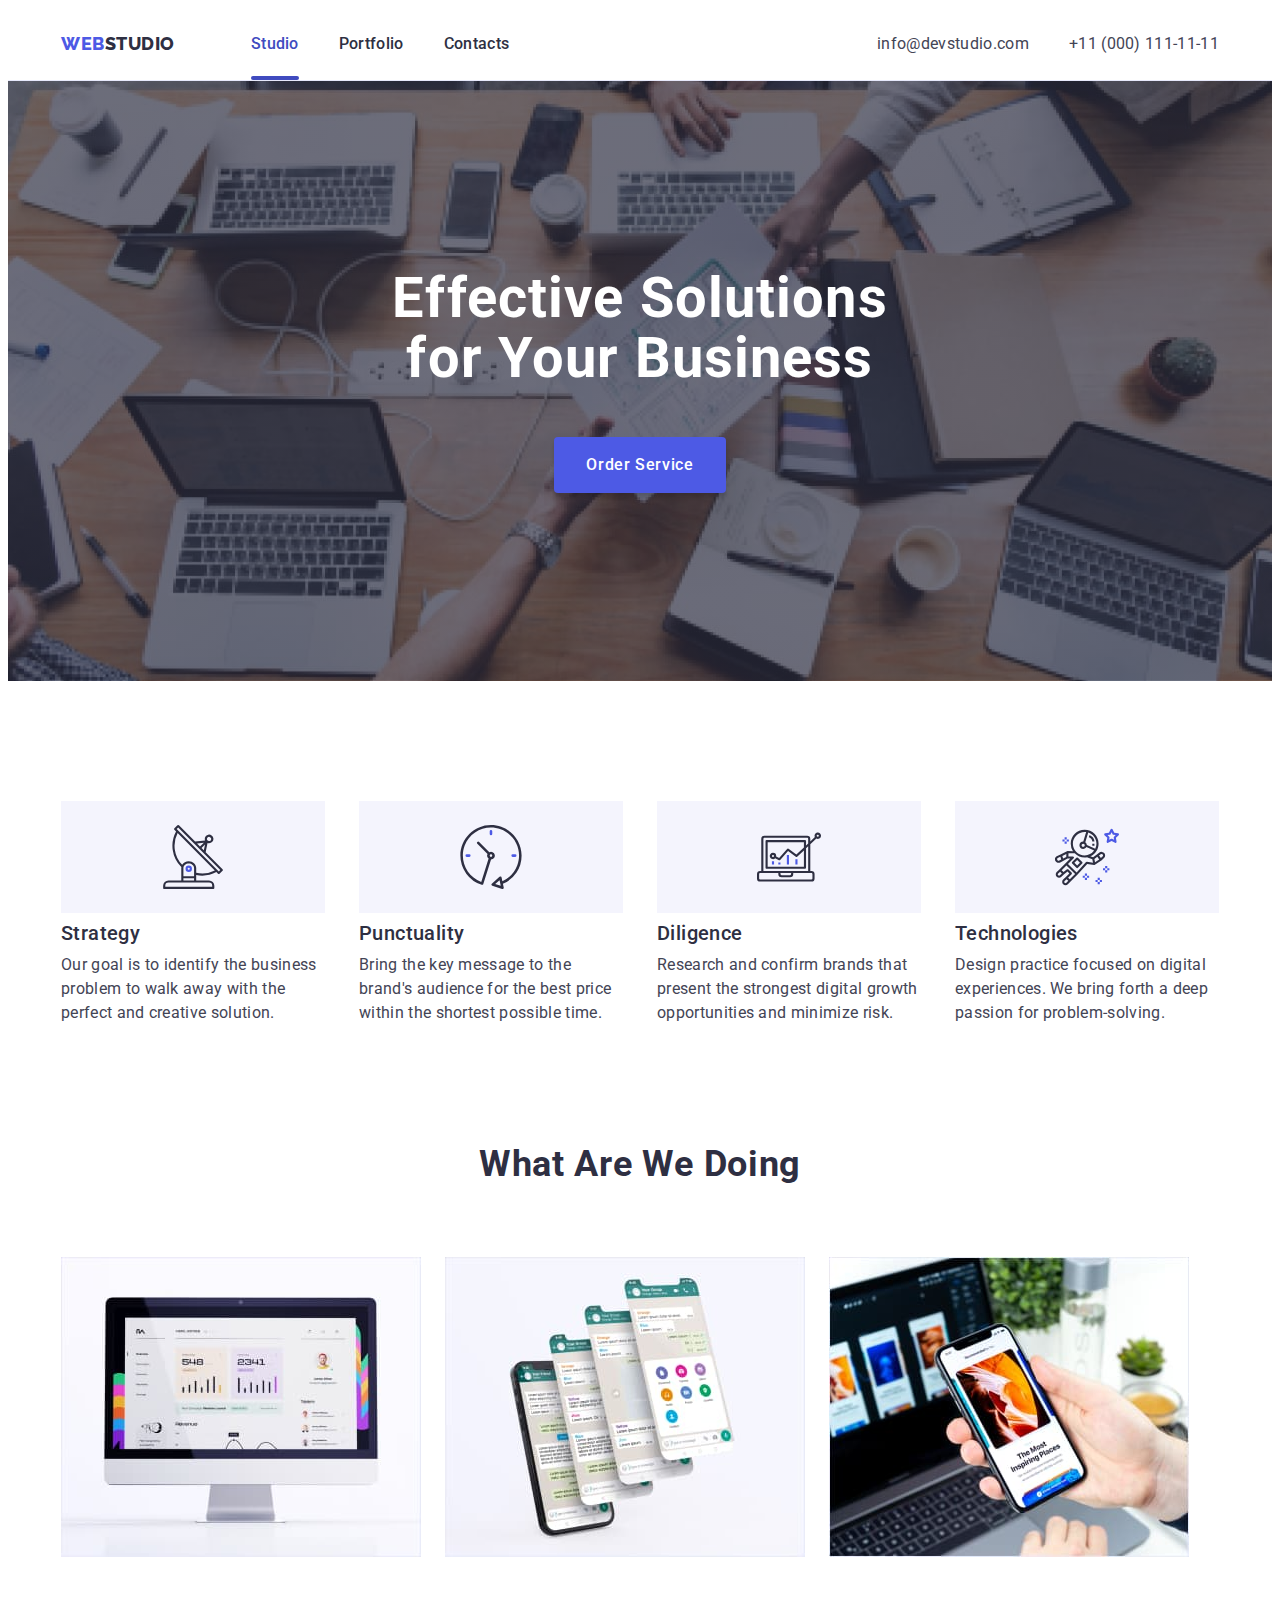
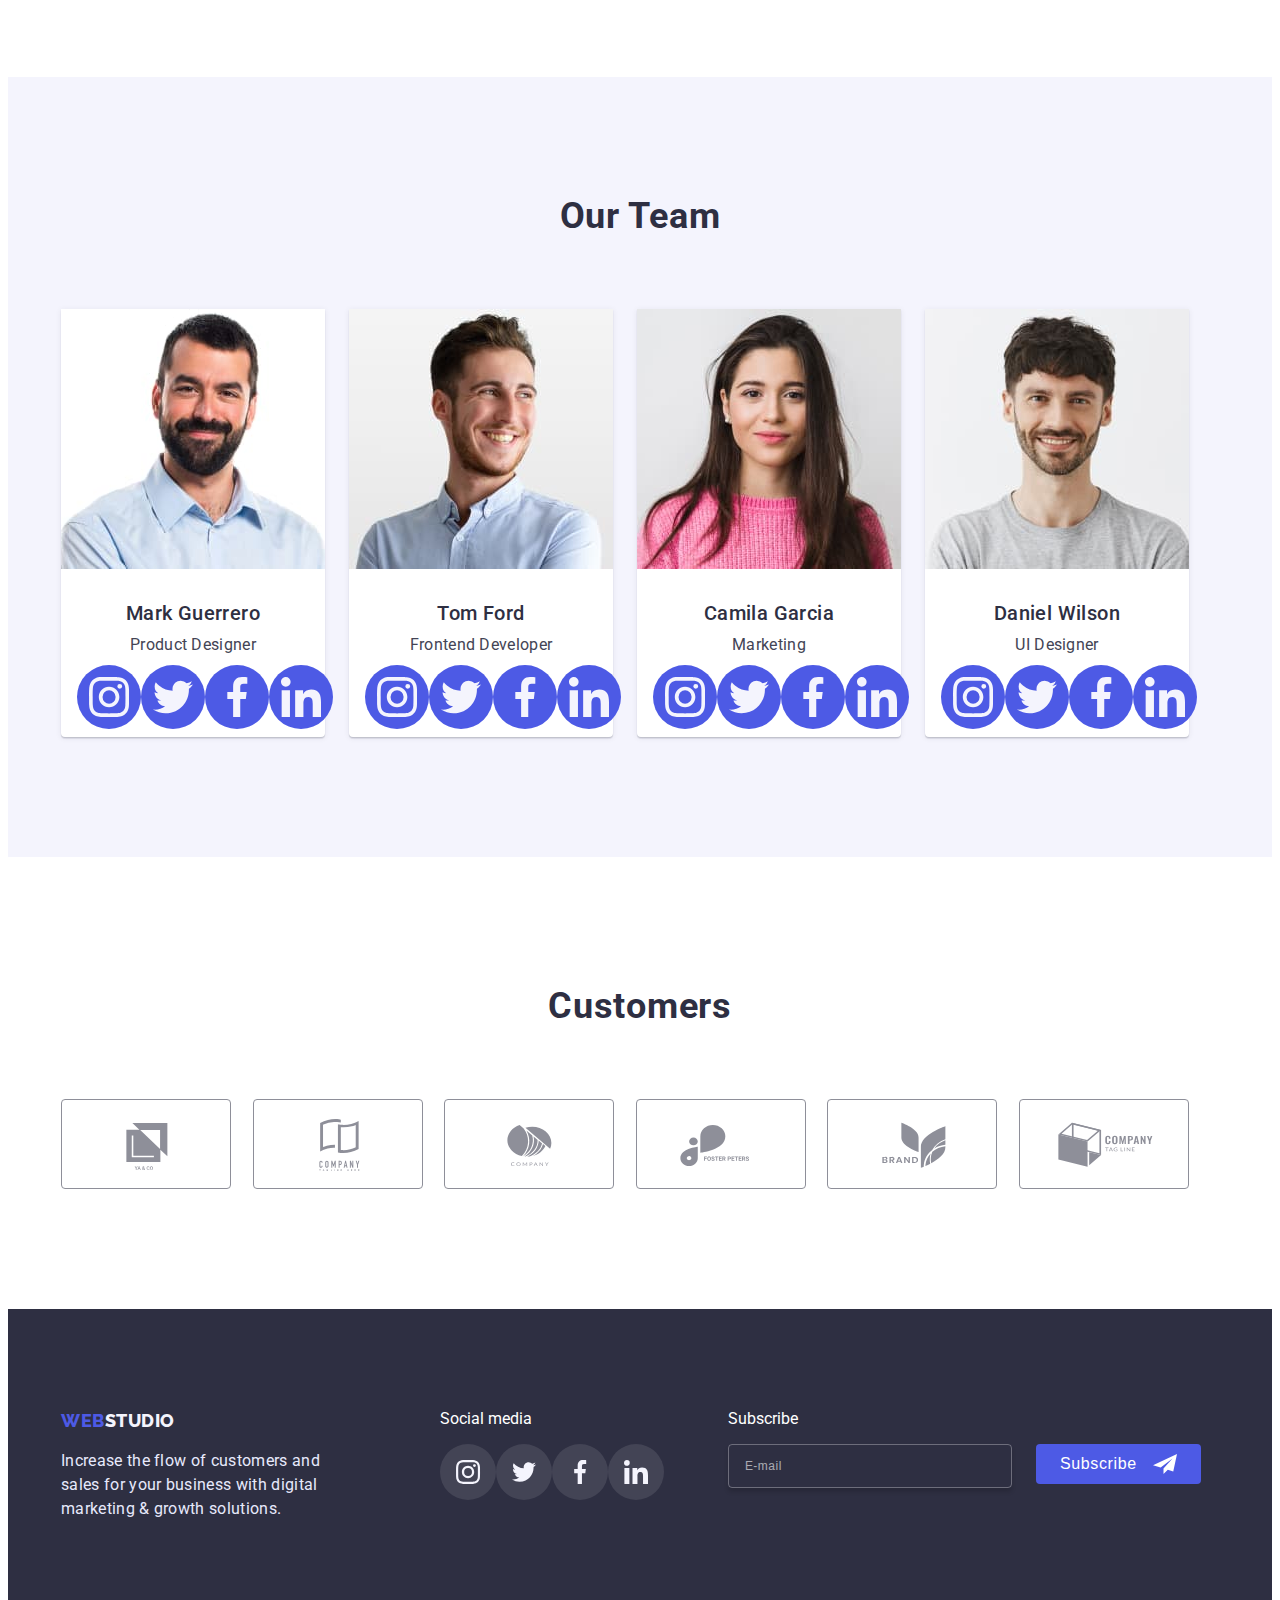
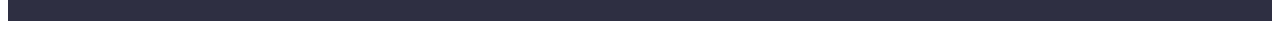
<file: index.html>
<!DOCTYPE html>
<html lang="en">
  <head>
    <meta charset="UTF-8" />
    <meta http-equiv="X-UA-Compatible" content="IE=edge" />
    <meta name="viewport" content="width=device-width, initial-scale=1.0" />
    <title>Document</title>
    <link rel="preconnect" href="https://fonts.googleapis.com" />
    <link rel="preconnect" href="https://fonts.gstatic.com" crossorigin />
    <link
      href="https://fonts.googleapis.com/css2?family=Raleway:wght@800&family=Roboto:wght@400;500;700;900&display=swap"
      rel="stylesheet"
    />
    <link
      rel="stylesheet"
      href="https://cdnjs.cloudflare.com/ajax/libs/modern-normalize/1.1.0/modern-normalize.min.css"
      integrity="sha512-wpPYUAdjBVSE4KJnH1VR1HeZfpl1ub8YT/NKx4PuQ5NmX2tKuGu6U/JRp5y+Y8XG2tV+wKQpNHVUX03MfMFn9Q=="
      crossorigin="anonymous"
      referrerpolicy="no-referrer"
    />
    <link rel="stylesheet" href="./css/styles.css" />
  </head>
  <body>
    <header class="header">
      <div class="container main-nav">
        <nav class="navigation">
          <a class="logo link" href="./index.html"
            ><span class="logo-web link">Web</span
            ><span class="logo-studio link">Studio</span>
          </a>
          <ul class="nav-list list">
            <li class="nav-list-item">
              <a class="nav-link link current" href="">Studio</a>
            </li>
            <li class="nav-list-item">
              <a class="nav-link link" href="./portfolio.html">Portfolio</a>
            </li>
            <li class="nav-list-item">
              <a class="nav-link link" href="">Contacts</a>
            </li>
          </ul>
        </nav>
        <address class="address">
          <ul class="adress-list list">
            <li class="adress-list-item">
              <a class="adress-list-link link" href="mailto:info@devstudio.com"
                >info@devstudio.com</a
              >
            </li>
            <li class="adress-list-item">
              <a class="adress-list-link link" href="tel:+110001111111"
                >+11 (000) 111-11-11</a
              >
            </li>
          </ul>
        </address>
      </div>
    </header>
    <main>
      <section class="hero">
        <div class="container">
          <h1 class="hero-title">
            Effective Solutions <br />
            for Your Business
          </h1>
          <button class="hero-btn" data-modal-open type="button">
            Order Service
          </button>
        </div>
      </section>
      <section class="describe section">
        <div class="container">
          <h2 class="describe-caption visually-hidden">Describe</h2>
          <ul class="describe-list list">
            <li class="describe-list-item">
              <div class="describe-icon-item">
                <svg class="describe-icon" width="64" height="64">
                  <use href="./images/icons.svg#icon-antenna"></use>
                </svg>
              </div>
              <h3 class="describe-title">Strategy</h3>
              <p class="describe-text">
                Our goal is to identify the business problem to walk away with
                the perfect and creative solution.
              </p>
            </li>
            <li class="describe-list-item">
              <div class="describe-icon-item">
                <svg class="describe-icon" width="64" height="64">
                  <use href="./images/icons.svg#icon-clock"></use>
                </svg>
              </div>
              <h3 class="describe-title">Punctuality</h3>
              <p class="describe-text">
                Bring the key message to the brand's audience for the best price
                within the shortest possible time.
              </p>
            </li>
            <li class="describe-list-item">
              <div class="describe-icon-item">
                <svg class="describe-icon" width="64" height="64">
                  <use href="./images/icons.svg#icon-diagram"></use>
                </svg>
              </div>
              <h3 class="describe-title">Diligence</h3>
              <p class="describe-text">
                Research and confirm brands that present the strongest digital
                growth opportunities and minimize risk.
              </p>
            </li>
            <li class="describe-list-item">
              <div class="describe-icon-item">
                <svg class="describe-icon" width="64" height="64">
                  <use href="./images/icons.svg#icon-astronaut"></use>
                </svg>
              </div>
              <h3 class="describe-title">Technologies</h3>
              <p class="describe-text">
                Design practice focused on digital experiences. We bring forth a
                deep passion for problem-solving.
              </p>
            </li>
          </ul>
        </div>
      </section>
      <section class="about section">
        <div class="container">
          <h2 class="caption">What are we doing</h2>
          <ul class="about-list list">
            <li class="about-item">
              <img
                class="about-img"
                src="./images/img1.jpg"
                alt="img1"
                width="360"
              />
            </li>
            <li class="about-item">
              <img
                class="about-img"
                src="./images/img2.jpg"
                alt="img2"
                width="360"
              />
            </li>
            <li class="about-item">
              <img
                class="about-img"
                src="./images/img3.jpg"
                alt="img3"
                width="360"
              />
            </li>
          </ul>
        </div>
      </section>
      <section class="team section">
        <div class="container">
          <h2 class="caption">Our Team</h2>
          <ul class="team-list list">
            <li class="team-list-item">
              <img
                class="team-img"
                src="./images/team1.jpg"
                alt="team1"
                width="264"
              />
              <div class="team-desc">
                <h3 class="team-name">Mark Guerrero</h3>
                <p class="team-position">Product Designer</p>
                <ul class="team-soc-list list">
                  <li class="team-soc-item">
                    <a class="team-soc-link link" href="">
                      <svg class="team-soc-icon" widht="40" height="40">
                        <use href="./images/icons.svg#icon-instagram"></use>
                      </svg>
                    </a>
                  </li>
                  <li class="team-soc-item">
                    <a class="team-soc-link link" href="">
                      <svg class="team-soc-icon" widht="40" height="40">
                        <use href="./images/icons.svg#icon-twitter"></use>
                      </svg>
                    </a>
                  </li>
                  <li class="team-soc-item">
                    <a class="team-soc-link link" href="">
                      <svg class="team-soc-icon" widht="40" height="40">
                        <use href="./images/icons.svg#icon-facebook"></use>
                      </svg>
                    </a>
                  </li>
                  <li class="team-soc-item">
                    <a class="team-soc-link link" href="">
                      <svg class="team-soc-icon" widht="40" height="40">
                        <use href="./images/icons.svg#icon-linkedin"></use>
                      </svg>
                    </a>
                  </li>
                </ul>
              </div>
            </li>
            <li class="team-list-item">
              <img
                class="team-img"
                src="./images/team2.jpg"
                alt="team2"
                width="264"
              />
              <div class="team-desc">
                <h3 class="team-name">Tom Ford</h3>
                <p class="team-position">Frontend Developer</p>
                <ul class="team-soc-list list">
                  <li class="team-soc-item">
                    <a class="team-soc-link link" href="">
                      <svg class="team-soc-icon" widht="40" height="40">
                        <use href="./images/icons.svg#icon-instagram"></use>
                      </svg>
                    </a>
                  </li>
                  <li class="team-soc-item">
                    <a class="team-soc-link link" href="">
                      <svg class="team-soc-icon" widht="40" height="40">
                        <use href="./images/icons.svg#icon-twitter"></use>
                      </svg>
                    </a>
                  </li>
                  <li class="team-soc-item">
                    <a class="team-soc-link link" href="">
                      <svg class="team-soc-icon" widht="40" height="40">
                        <use href="./images/icons.svg#icon-facebook"></use>
                      </svg>
                    </a>
                  </li>
                  <li class="team-soc-item">
                    <a class="team-soc-link link" href="">
                      <svg class="team-soc-icon" widht="40" height="40">
                        <use href="./images/icons.svg#icon-linkedin"></use>
                      </svg>
                    </a>
                  </li>
                </ul>
              </div>
            </li>
            <li class="team-list-item">
              <img
                class="team-img"
                src="./images/team3.jpg"
                alt="team3"
                width="264"
              />
              <div class="team-desc">
                <h3 class="team-name">Camila Garcia</h3>
                <p class="team-position">Marketing</p>
                <ul class="team-soc-list list">
                  <li class="team-soc-item">
                    <a class="team-soc-link link" href="">
                      <svg class="team-soc-icon" widht="40" height="40">
                        <use href="./images/icons.svg#icon-instagram"></use>
                      </svg>
                    </a>
                  </li>
                  <li class="team-soc-item">
                    <a class="team-soc-link link" href="">
                      <svg class="team-soc-icon" widht="40" height="40">
                        <use href="./images/icons.svg#icon-twitter"></use>
                      </svg>
                    </a>
                  </li>
                  <li class="team-soc-item">
                    <a class="team-soc-link link" href="">
                      <svg class="team-soc-icon" widht="40" height="40">
                        <use href="./images/icons.svg#icon-facebook"></use>
                      </svg>
                    </a>
                  </li>
                  <li class="team-soc-item">
                    <a class="team-soc-link link" href="">
                      <svg class="team-soc-icon" widht="40" height="40">
                        <use href="./images/icons.svg#icon-linkedin"></use>
                      </svg>
                    </a>
                  </li>
                </ul>
              </div>
            </li>
            <li class="team-list-item">
              <img
                class="team-img"
                src="./images/team4.jpg"
                alt="team4"
                width="264"
              />
              <div class="team-desc">
                <h3 class="team-name">Daniel Wilson</h3>
                <p class="team-position">UI Designer</p>
                <ul class="team-soc-list list">
                  <li class="team-soc-item">
                    <a class="team-soc-link link" href="">
                      <svg class="team-soc-icon" widht="40" height="40">
                        <use href="./images/icons.svg#icon-instagram"></use>
                      </svg>
                    </a>
                  </li>
                  <li class="team-soc-item">
                    <a class="team-soc-link link" href="">
                      <svg class="team-soc-icon" widht="40" height="40">
                        <use href="./images/icons.svg#icon-twitter"></use>
                      </svg>
                    </a>
                  </li>
                  <li class="team-soc-item">
                    <a class="team-soc-link link" href="">
                      <svg class="team-soc-icon" widht="40" height="40">
                        <use href="./images/icons.svg#icon-facebook"></use>
                      </svg>
                    </a>
                  </li>
                  <li class="team-soc-item">
                    <a class="team-soc-link link" href="">
                      <svg class="team-soc-icon" widht="40" height="40">
                        <use href="./images/icons.svg#icon-linkedin"></use>
                      </svg>
                    </a>
                  </li>
                </ul>
              </div>
            </li>
          </ul>
        </div>
      </section>
      <section class="customers-section">
        <div class="container">
          <h2 class="caption">Customers</h2>
          <ul class="customers-list list">
            <li class="customers-list-item">
              <a class="customers-soc-link link" href="">
                <svg class="customers-soc-icon" widht="104" height="56">
                  <use href="./images/icons.svg#icon-Logo"></use>
                </svg>
              </a>
            </li>
            <li class="customers-list-item">
              <a class="customers-soc-link link" href="">
                <svg class="customers-soc-icon" widht="104" height="56">
                  <use href="./images/icons.svg#icon-Logo1"></use>
                </svg>
              </a>
            </li>
            <li class="customers-list-item">
              <a class="customers-soc-link link" href="">
                <svg class="customers-soc-icon" widht="104" height="56">
                  <use href="./images/icons.svg#icon-Logo2"></use>
                </svg>
              </a>
            </li>
            <li class="customers-list-item">
              <a class="customers-soc-link link" href="">
                <svg class="customers-soc-icon" widht="104" height="56">
                  <use href="./images/icons.svg#icon-Logo3"></use>
                </svg>
              </a>
            </li>
            <li class="customers-list-item">
              <a class="customers-soc-link link" href="">
                <svg class="customers-soc-icon" widht="104" height="56">
                  <use href="./images/icons.svg#icon-Logo4"></use>
                </svg>
              </a>
            </li>
            <li class="customers-list-item">
              <a class="customers-soc-link link" href="">
                <svg class="customers-soc-icon" widht="104" height="56">
                  <use href="./images/icons.svg#icon-Logo5"></use>
                </svg>
              </a>
            </li>
          </ul>
        </div>
      </section>
    </main>
    <footer class="footer">
      <div class="footer-container container">
        <div class="footer-section section">
          <a class="logo-footer link" href="./index.html"
            ><span class="logo-web link">Web</span
            ><span class="logo-studio-footer link">Studio</span>
          </a>
          <p class="footer-text">
            Increase the flow of customers and <br />
            sales for your business with digital <br />
            marketing & growth solutions.
          </p>
        </div>
        <div class="footer-soc section">
          <p class="footer-soc-text">Social media</p>
          <ul class="footer-soc-list list">
            <li class="footer-list-item">
              <a class="footer-soc-link link" href="">
                <svg class="footer-soc-icon" widht="24" height="24">
                  <use href="./images/icons.svg#icon-instagram"></use>
                </svg>
              </a>
            </li>
            <li class="footer-list-item">
              <a class="footer-soc-link link" href="">
                <svg class="footer-soc-icon" widht="24" height="24">
                  <use href="./images/icons.svg#icon-twitter"></use>
                </svg>
              </a>
            </li>
            <li class="footer-list-item">
              <a class="footer-soc-link link" href="">
                <svg class="footer-soc-icon" widht="24" height="24">
                  <use href="./images/icons.svg#icon-facebook"></use>
                </svg>
              </a>
            </li>
            <li class="footer-list-item">
              <a class="footer-soc-link link" href="">
                <svg class="footer-soc-icon" widht="24" height="24">
                  <use href="./images/icons.svg#icon-linkedin"></use>
                </svg>
              </a>
            </li>
          </ul>
        </div>
        <div class="footer-subscribe footer-section">
          <p class="subscribe-title">Subscribe</p>
          <form class="footer-form">
            <div class="footer-subscribe-form">
              <input
                type="email"
                name="subscribe-email"
                class="footer-input"
                placeholder="E-mail"
                required
              />
            </div>
            <button type="submit" class="footer-btn-submit">
              Subscribe
              <svg class="icon-frame" width="24" height="24">
                <use href="./images/icons.svg#icon-Frame"></use>
              </svg>
            </button>
          </form>
        </div>
      </div>
    </footer>
    <div class="backdrop is-hidden" data-modal>
      <div class="modal">
        <button type="button" class="modal-button" data-modal-close>
          <svg class="icon-close" width="8" height="8">
            <use href="./images/icons.svg#icon-close"></use>
          </svg>
        </button>
        <p class="modal-title">Leave your contacts and we will call you back</p>
        <form class="modal-form">
          <div class="modal-field">
            <label class="input-text" for="user-name">Name</label>
            <div class="input-wrap">
              <input
                type="text"
                name="user-name"
                id="user-name"
                class="modal-input"
                required
              />
              <svg class="modal-icon" width="18" height="18">
                <use href="./images/icons.svg#icon-mod-person"></use>
              </svg>
            </div>
          </div>
          <div class="modal-field">
            <label class="input-text" for="user-tel">Phone</label>
            <div class="input-wrap">
              <input
                type="tel"
                name="user-tel"
                id="user-tel"
                class="modal-input"
                required
              />
              <svg class="modal-icon" width="18" height="24">
                <use href="./images/icons.svg#icon-mod-phone"></use>
              </svg>
            </div>
          </div>
          <div class="modal-field">
            <label class="input-text" for="user-email">Email</label>
            <div class="input-wrap">
              <input
                type="email"
                name="user-email"
                id="user-email"
                class="modal-input"
                required
              />
              <svg class="modal-icon" width="18" height="24">
                <use href="./images/icons.svg#icon-mod-email"></use>
              </svg>
            </div>
          </div>
          <div class="modal-field">
            <label class="input-text" for="user-text">Comment</label>
            <textarea
              name="user-text"
              id="user-text"
              class="modal-textarea"
              placeholder="Text input"
              required
            ></textarea>
          </div>
          <div lass="modal-field">
            <input
              id="user-policy"
              type="checkbox"
              name="user-policy"
              class="modal-form-check visually-hidden"
              required
            />
            <label for="user-policy" class="modal-form-check-desc">
              <span class="modal-check">
                <svg class="check-icon" width="10" height="8">
                  <use href="./images/icons.svg#icon-Vector"></use>
                </svg>
              </span>
              I accept the terms and conditions of the&nbsp;
              <a class="modal-check-link" href="">Privacy Policy</a></label
            >
          </div>
          <button class="modal-form-submit" type="submit">Send</button>
        </form>
      </div>
    </div>
    <script src="./js/modal.js"></script>
  </body>
</html>
</file>
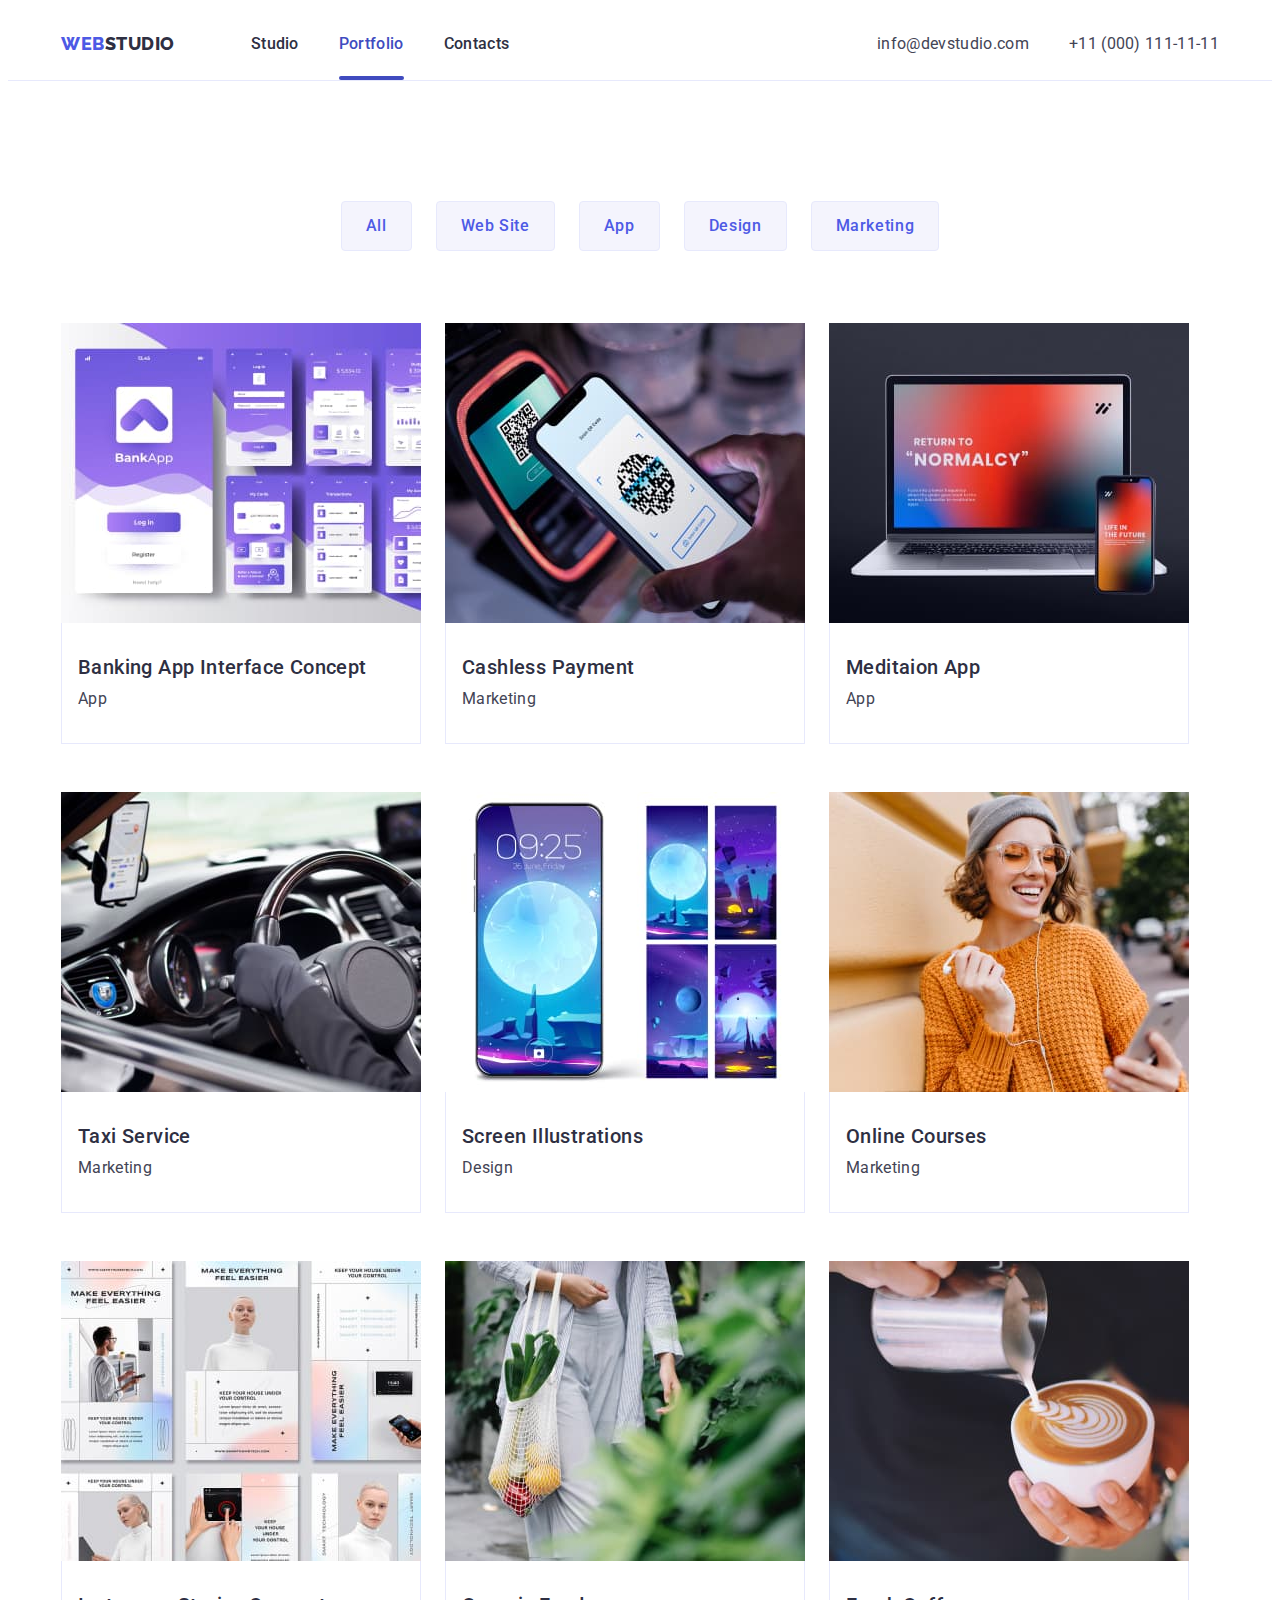
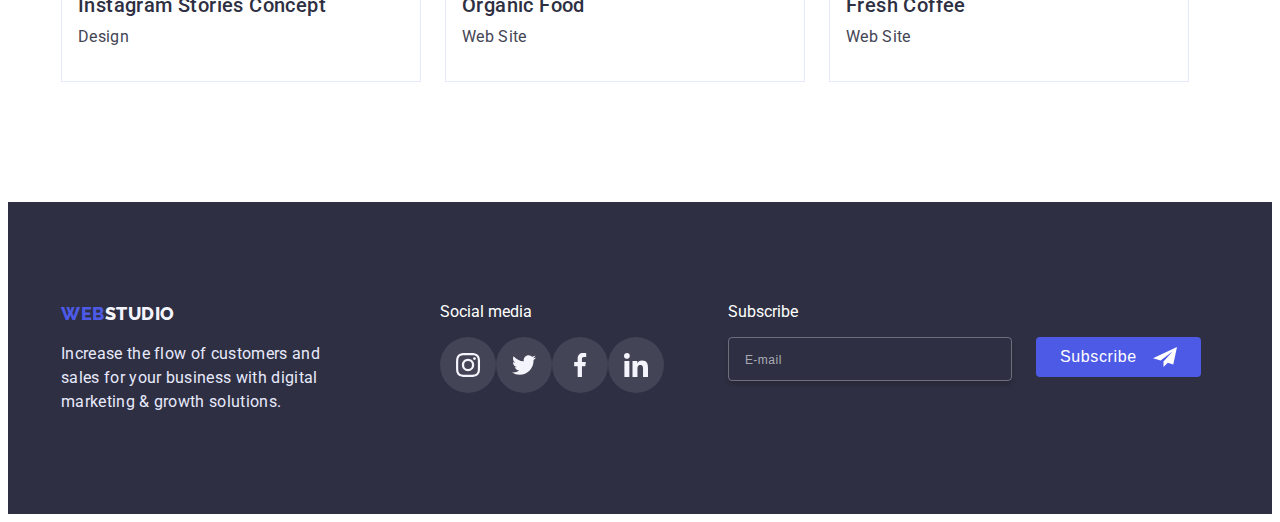
<file: portfolio.html>
<!DOCTYPE html>
<html lang="en">
  <head>
    <meta charset="UTF-8" />
    <meta http-equiv="X-UA-Compatible" content="IE=edge" />
    <meta name="viewport" content="width=device-width, initial-scale=1.0" />
    <title>Document</title>
    <link rel="preconnect" href="https://fonts.googleapis.com" />
    <link rel="preconnect" href="https://fonts.gstatic.com" crossorigin />
    <link
      href="https://fonts.googleapis.com/css2?family=Raleway:wght@800&family=Roboto:wght@400;500;700;900&display=swap"
      rel="stylesheet"
    />
    <link
      rel="stylesheet"
      href="https://cdnjs.cloudflare.com/ajax/libs/modern-normalize/1.1.0/modern-normalize.min.css"
      integrity="sha512-wpPYUAdjBVSE4KJnH1VR1HeZfpl1ub8YT/NKx4PuQ5NmX2tKuGu6U/JRp5y+Y8XG2tV+wKQpNHVUX03MfMFn9Q=="
      crossorigin="anonymous"
      referrerpolicy="no-referrer"
    />
    <link rel="stylesheet" href="./css/styles.css" />
  </head>
  <body>
    <header class="header">
      <div class="container main-nav">
        <nav class="navigation">
          <a class="logo link" href="./index.html"
            ><span class="logo-web">Web</span
            ><span class="logo-studio">Studio</span>
          </a>
          <ul class="nav-list list">
            <li class="nav-list-item">
              <a class="nav-link link" href="./index.html">Studio</a>
            </li>
            <li class="nav-list-item">
              <a class="nav-link link current" href="./portfolio.html"
                >Portfolio</a
              >
            </li>
            <li class="nav-list-item">
              <a class="nav-link link" href="">Contacts</a>
            </li>
          </ul>
        </nav>
        <address class="address">
          <ul class="adress-list list">
            <li class="adress-list-item">
              <a class="adress-list-link link" href="mailto:info@devstudio.com"
                >info@devstudio.com</a
              >
            </li>
            <li class="adress-list-item">
              <a class="adress-list-link link" href="tel:+110001111111"
                >+11 (000) 111-11-11</a
              >
            </li>
          </ul>
        </address>
      </div>
    </header>
    <main class="portfolio">
      <section class="portfolio-filters section">
        <div class="container">
          <h1 class="portfolio-filters-title visually-hidden">Filters</h1>
          <ul class="portfolio-filters-list list">
            <li>
              <button class="portfolio-filters-btn" type="button">All</button>
            </li>
            <li>
              <button class="portfolio-filters-btn" type="button">
                Web Site
              </button>
            </li>
            <li>
              <button class="portfolio-filters-btn" type="button">App</button>
            </li>
            <li>
              <button class="portfolio-filters-btn" type="button">
                Design
              </button>
            </li>
            <li>
              <button class="portfolio-filters-btn" type="button">
                Marketing
              </button>
            </li>
          </ul>
          <ul class="portfolio-list list">
            <li class="portfolio-filters-item">
              <a class="portfolio-link link" href="">
                <div class="portfolio-cover-wrap">
                  <img
                    class="portfolio-img"
                    src="./images/portfolio-img1.jpg"
                    alt="Banking App"
                    width="360"
                  />
                  <p class="portfolio-cover-text">
                    14 Stylish and User-Friendly App Design Concepts · Task
                    Manager App · Calorie Tracker App · Exotic Fruit Ecommerce
                    App · Cloud Storage App
                  </p>
                </div>
                <div class="portfolio-img-desc">
                  <h2 class="portfolio-title">Banking App Interface Concept</h2>
                  <p class="portfolio-text">App</p>
                </div>
              </a>
            </li>
            <li class="portfolio-filters-item">
              <a class="portfolio-link link" href="">
                <div class="portfolio-cover-wrap">
                  <img
                    class="portfolio-img"
                    src="./images/portfolio-img2.jpg"
                    alt="Cashless Payment"
                    width="360"
                  />
                  <p class="portfolio-cover-text">
                    14 Stylish and User-Friendly App Design Concepts · Task
                    Manager App · Calorie Tracker App · Exotic Fruit Ecommerce
                    App · Cloud Storage App
                  </p>
                </div>
                <div class="portfolio-img-desc">
                  <h2 class="portfolio-title">Cashless Payment</h2>
                  <p class="portfolio-text">Marketing</p>
                </div>
              </a>
            </li>
            <li class="portfolio-filters-item">
              <a class="portfolio-link link" href="">
                <div class="portfolio-cover-wrap">
                  <img
                    class="portfolio-img"
                    src="./images/portfolio-img3.jpg"
                    alt="Meditaion App"
                    width="360"
                  />
                  <p class="portfolio-cover-text">
                    14 Stylish and User-Friendly App Design Concepts · Task
                    Manager App · Calorie Tracker App · Exotic Fruit Ecommerce
                    App · Cloud Storage App
                  </p>
                </div>
                <div class="portfolio-img-desc">
                  <h2 class="portfolio-title">Meditaion App</h2>
                  <p class="portfolio-text">App</p>
                </div>
              </a>
            </li>
            <li class="portfolio-filters-item">
              <a class="portfolio-link link" href="">
                <div class="portfolio-cover-wrap">
                  <img
                    class="portfolio-img"
                    src="./images/portfolio-img4.jpg"
                    alt="Taxi Service"
                    width="360"
                  />
                  <p class="portfolio-cover-text">
                    14 Stylish and User-Friendly App Design Concepts · Task
                    Manager App · Calorie Tracker App · Exotic Fruit Ecommerce
                    App · Cloud Storage App
                  </p>
                </div>
                <div class="portfolio-img-desc">
                  <h2 class="portfolio-title">Taxi Service</h2>
                  <p class="portfolio-text">Marketing</p>
                </div>
              </a>
            </li>
            <li class="portfolio-filters-item">
              <a class="portfolio-link link" href="">
                <div class="portfolio-cover-wrap">
                  <img
                    class="portfolio-img"
                    src="./images/portfolio-img5.jpg"
                    alt="Screen Illustrations"
                    width="360"
                  />
                  <p class="portfolio-cover-text">
                    14 Stylish and User-Friendly App Design Concepts · Task
                    Manager App · Calorie Tracker App · Exotic Fruit Ecommerce
                    App · Cloud Storage App
                  </p>
                </div>
                <div class="portfolio-img-desc">
                  <h2 class="portfolio-title">Screen Illustrations</h2>
                  <p class="portfolio-text">Design</p>
                </div>
              </a>
            </li>
            <li class="portfolio-filters-item">
              <a class="portfolio-link link" href="">
                <div class="portfolio-cover-wrap">
                  <img
                    class="portfolio-img"
                    src="./images/portfolio-img6.jpg"
                    alt="Online Courses"
                    width="360"
                  />
                  <p class="portfolio-cover-text">
                    14 Stylish and User-Friendly App Design Concepts · Task
                    Manager App · Calorie Tracker App · Exotic Fruit Ecommerce
                    App · Cloud Storage App
                  </p>
                </div>
                <div class="portfolio-img-desc">
                  <h2 class="portfolio-title">Online Courses</h2>
                  <p class="portfolio-text">Marketing</p>
                </div>
              </a>
            </li>
            <li class="portfolio-filters-item">
              <a class="portfolio-link link" href="">
                <div class="portfolio-cover-wrap">
                  <img
                    class="portfolio-img"
                    src="./images/portfolio-img7.jpg"
                    alt="Instagram Stories Concept"
                    width="360"
                  />
                  <p class="portfolio-cover-text">
                    14 Stylish and User-Friendly App Design Concepts · Task
                    Manager App · Calorie Tracker App · Exotic Fruit Ecommerce
                    App · Cloud Storage App
                  </p>
                </div>
                <div class="portfolio-img-desc">
                  <h2 class="portfolio-title">Instagram Stories Concept</h2>
                  <p class="portfolio-text">Design</p>
                </div>
              </a>
            </li>
            <li class="portfolio-filters-item">
              <a class="portfolio-link link" href="">
                <div class="portfolio-cover-wrap">
                  <img
                    class="portfolio-img"
                    src="./images/portfolio-img8.jpg"
                    alt="Organic Food"
                    width="360"
                  />
                  <p class="portfolio-cover-text">
                    14 Stylish and User-Friendly App Design Concepts · Task
                    Manager App · Calorie Tracker App · Exotic Fruit Ecommerce
                    App · Cloud Storage App
                  </p>
                </div>
                <div class="portfolio-img-desc">
                  <h2 class="portfolio-title">Organic Food</h2>
                  <p class="portfolio-text">Web Site</p>
                </div>
              </a>
            </li>
            <li class="portfolio-filters-item">
              <a class="portfolio-link link" href="">
                <div class="portfolio-cover-wrap">
                  <img
                    class="portfolio-img"
                    src="./images/portfolio-img9.jpg"
                    alt="Fresh Coffee"
                    width="360"
                  />
                  <p class="portfolio-cover-text">
                    14 Stylish and User-Friendly App Design Concepts · Task
                    Manager App · Calorie Tracker App · Exotic Fruit Ecommerce
                    App · Cloud Storage App
                  </p>
                </div>
                <div class="portfolio-img-desc">
                  <h2 class="portfolio-title">Fresh Coffee</h2>
                  <p class="portfolio-text">Web Site</p>
                </div>
              </a>
            </li>
          </ul>
        </div>
      </section>
    </main>
    <footer class="footer">
      <div class="footer-container container">
        <section class="footer-section section">
          <a class="logo-footer link" href="./index.html"
            ><span class="logo-web link">Web</span
            ><span class="logo-studio-footer link">Studio</span>
          </a>
          <p class="footer-text">
            Increase the flow of customers and <br />
            sales for your business with digital <br />
            marketing & growth solutions.
          </p>
        </section>
        <section class="footer-soc section">
          <p class="footer-soc-text">Social media</p>
          <ul class="footer-soc-list list">
            <li class="footer-list-item">
              <a class="footer-soc-link link" href="">
                <svg class="footer-soc-icon" widht="24" height="24">
                  <use href="./images/icons.svg#icon-instagram"></use>
                </svg>
              </a>
            </li>
            <li class="footer-list-item">
              <a class="footer-soc-link link" href="">
                <svg class="footer-soc-icon" widht="24" height="24">
                  <use href="./images/icons.svg#icon-twitter"></use>
                </svg>
              </a>
            </li>
            <li class="footer-list-item">
              <a class="footer-soc-link link" href="">
                <svg class="footer-soc-icon" widht="24" height="24">
                  <use href="./images/icons.svg#icon-facebook"></use>
                </svg>
              </a>
            </li>
            <li class="footer-list-item">
              <a class="footer-soc-link link" href="">
                <svg class="footer-soc-icon" widht="24" height="24">
                  <use href="./images/icons.svg#icon-linkedin"></use>
                </svg>
              </a>
            </li>
          </ul>
        </section>
        <div class="footer-subscribe footer-section">
          <p class="subscribe-title">Subscribe</p>
          <form class="footer-form">
            <div class="footer-subscribe-form">
              <input
                type="email"
                name="subscribe-email"
                class="footer-input"
                placeholder="E-mail"
                required
              />
            </div>
            <button type="submit" class="footer-btn-submit">
              Subscribe
              <svg class="icon-frame" width="24" height="24">
                <use href="./images/icons.svg#icon-Frame"></use>
              </svg>
            </button>
          </form>
        </div>
      </div>
    </footer>
  </body>
</html>
</file>
<file: css/styles.css>
/* ------------GENERAL STYLES--------------- */

:root {
    --primary-font: 'Roboto', sans-serif;
    --secondary-font: 'Raleway', sans-serif;
    --accent-color:#404BBF ;
    --main-text-color:#434455;
    --secondary-text-color: #2E2F42;
    --white-color: #FFFFFF;
    --border-color: #E7E9FC;
    --primary-brand-color: #4D5AE5;
    --background-color: #F4F4FD;
    --linear-gradient: linear-gradient(rgba(46, 47, 66, 0.7), rgba(46, 47, 66, 0.7));
    --transf: 250ms cubic-bezier(0.4, 0, 0.2, 1);
}

p ,h1,h2,h3,h4,h5,h6 {
    margin: 0;
}

ul {
    margin: 0;
    padding-left: 0;
}

body {
    font-family: var(--primary-font);
    color: var(--main-text-color)
}

.container {
    width: 100%;
    max-width: 1158px;
    padding-left: 15px;
    padding-right: 15px;
    margin: 0 auto;
    /* outline: 2px solid red; */
}

.list {
    list-style: none;
}

.link {
    text-decoration: none;
}

.visually-hidden {
    position: absolute;
    white-space: nowrap;
    width: 1px;
    height: 1px;
    overflow: hidden;
    border: 0;
    padding: 0;
    clip: rect(0 0 0 0);
    clip-path: inset(50%);
    margin: -1px;
}
.caption {
    font-weight: 700;
    font-size: 36px;
    margin-bottom: 72px;
    line-height: 1.11;
    text-align: center;
    letter-spacing: 0.02em;
    text-transform: capitalize;
    color: var(--secondary-text-color);
}

img {
    display: block;
    max-width: 100%;
    height: auto;
}

.section {
    padding-top: 120px;
    padding-bottom: 120px;
}

/* --------------------HEADER-------------- */
.header {
    border-bottom: 1px solid var(--border-color);
}

 .main-nav {
    display: flex;
    align-items: center;
 }

.navigation {
    display: flex;
}

.logo {
    font-family: var(--secondary-font);
    font-weight: 800;
    font-size: 18px;
    line-height: 1.33;
    display: flex;
    align-items: center;
    letter-spacing: 0.03em;
    text-transform: uppercase;
}

.logo-web {
        color: var(--primary-brand-color);
}
.logo-studio {
        color: var(--secondary-text-color);
}

.nav-list {
    display: flex;
    margin-left: 76px;
}

.nav-list-item:not(:last-child) {
    margin-right: 40px;
}

.nav-link {
    display: block;
    padding: 24px 0;
    font-weight: 500;
    font-size: 16px;   
    line-height: 1.5;
    letter-spacing: 0.02em;
    color: var(--secondary-text-color);
    position: relative;
    transition: color var(--transf);
}

.nav-link.current {
    position: relative;
    color: var(--accent-color);
}

.nav-link.current::after {
    content: '';
    position: absolute;
    bottom: 0;
    display: block;
    width: 100%;
    height: 4px;
    background-color: currentColor;
    border-radius: 2px;
}

.nav-link:is(:hover, :focus) {
    color: var(--accent-color);
}

.nav-link:hover::after {
    opacity: 1;

}

.address{
    font-style: normal;
    margin-left: auto;
}

.adress-list {
    display: flex;
}

.adress-list-link:is(:hover, :focus) {
    color: var(--accent-color);
}

.adress-list-item:not(:last-child) {
    margin-right: 40px;
}

.adress-list-link {
    display: block;
    font-weight: 400;
    font-size: 16px;
    line-height: 1.5;
    padding: 24px 0;
    letter-spacing: 0.02em;
    color: var(--main-text-color);
    transition: color var(--transf);
}

/* -----------------------HERO----------------------- */
.hero {
    max-width: 1440px;
    margin-right: auto;
    margin-left: auto;
    padding-top: 188px;
    padding-bottom: 188px;
    background: var(--secondary-text-color);
    text-align: center;
    border-color: rgba(46, 47, 66, 0.7);;
    background-image: var(--linear-gradient), url(../images/hero-bg-img.jpg) ;
    background-position: center;
    background-size: cover;
    background-repeat: no-repeat;
}

.hero-title {
    font-weight: 700;
    font-size: 56px;
    line-height: 1.07;
    text-align: center;
    margin-bottom: 48px;
    letter-spacing: 0.02em;
    color: var(--white-color);
}

.hero-btn {
    display: inline-block;
    border: none;
    flex-direction: row;
    font-family: var(--primary-font);
    font-weight: 500;
    font-size: 16px;
    padding: 16px 32px;
    line-height: 1.5;
    letter-spacing: 0.04em;
    color: var(--white-color);
    background: var(--primary-brand-color);
    box-shadow: 0px 4px 4px rgba(0, 0, 0, 0.15);
    border-radius: 4px;
    transition: background var(--transf), box-shadow var(--transf);
}
.hero-btn:is(:hover, :focus) {
    background: var(--accent-color);
    box-shadow: 0px 4px 4px rgba(0, 0, 0, 0.15);
    border-radius: 4px;
    cursor: pointer;
}

/* ---------------------------MAIN BODY------------------ */  

.describe {
}
.describe-icon{
    display: flex;
    justify-content: center;
    align-items: center;
}
.describe-caption {}

.describe-title {
    font-weight: 500;
    font-size: 20px;
    line-height: 1.2;
    letter-spacing: 0.02em;
    margin-bottom: 8px;
    color: var(--secondary-text-color);
}

.describe-list {
    display: flex;
    justify-content: space-between;
}

.describe-list-item {
    width: 264px;
}
.describe-icon-item{
    height: 112px;
    display: flex;
    justify-content: center;
    align-items: center;
    background-color: #F4F4FD;
    margin-bottom: 8px;
}

.describe-text {
    font-weight: 400;
    font-size: 16px;
    line-height: 1.5;
    letter-spacing: 0.02em;
    color: var(--main-text-color);
}

.describe-text:not(:last-child) {
    margin-right: 24px;
}
.about {
    padding-top: 0;
}

.about-list {
    display: flex;
}

.about-item:not(:last-child) {
    margin-right: 24px;
}

.about-item {
    display: flex;
}

.about-img {
}

.about-img:is(:hover, :focus) {
    cursor: pointer;
}

.team {
    background: var(--background-color);
}

.team-list {
    display: flex;
}

.list {}

.team-list-item {
    width: 264px;
    display: flex;
    flex-direction: column;
    justify-content: center;
    align-items: center;

    background: var(--white-color);
    box-shadow: 0px 1px 6px rgba(46, 47, 66, 0.08), 0px 1px 1px rgba(46, 47, 66, 0.16), 0px 2px 1px rgba(46, 47, 66, 0.08);
    border-radius: 0px 0px 4px 4px;
   
}

.team-list-item:not(:last-child) {
    margin-right: 24px;
}

.team-img {}

.team-desc{
    width: 232px;
    padding-top: 32px;
    padding-bottom: 32px;
    padding-left: 16px;
    padding-right: 16px;
}

.team-name {
    font-weight: 500;
    font-size: 20px;
    line-height: 1.2;
    text-align: center;
    letter-spacing: 0.02em;
    color: var(--secondary-text-color);
    margin-bottom: 8px;
}

.team-position {
    font-weight: 400;
    font-size: 16px;
    line-height: 1.5;
    text-align: center;
    letter-spacing: 0.02em;
    color: var(--main-text-color);  
    margin-bottom: 8px;
}

.team-soc-list{
    display: flex;
    justify-content: center;
    gap: 24px;
}

.team-soc-item{
    width: 40px;
    height: 40px;
}

.team-soc-link{
    width: 100%;
    height: 100%;
    border-radius: 50%;
    display: flex;
    justify-content: center;
    align-items: center;
    background-color: #4D5AE5;
    padding: 12px 12px;
    transition: background-color var(--transf);
}

.team-soc-link:is(:hover, :focus){
    background-color: #404BBF;;
}

.customers-section{
    padding-top: 130px;
    padding-bottom: 120px;
}

.customers-list {
    display: flex;
    justify-content: space-between;
    max-width: 1128px;
}

.customers-list-item {
    width: 168px;
    height: 88px;
    border: 1px solid #8E8F99;
    border-radius: 4px;
    transition: border-color var(--transf);
}

.customers-soc-link {
    width: 100%;
    height: 100%;
    display: flex;
    justify-content: center;
    align-items: center;
    gap: 24px;
    fill: #8E8F99;
    transition: fill var(--transf);
}

.customers-soc-link:is(:hover, :focus), 
.customers-list-item:is(:hover, :focus)
{
    fill: #404BBF;
    border-color: #404BBF;
}


/* --------------------PORTFOLIO BODY-------------- */

.portfolio-filters {
    padding-bottom: 120px;
}


.portfolio-filters-list {
    display: flex;
    flex-direction: row;
    justify-content: center;
    align-items: flex-start;
    margin-bottom: 72px;
    gap: 24px;
}

.portfolio-list {
    background: var(--white-color);
    display: flex;
    flex-wrap: wrap;
    gap: 48px 24px;
}

.portfolio-filters-btn {
    font-family: inherit;
    font-style: normal;
    font-weight: 500;
    font-size: 16px;
    line-height: 1.5;
    letter-spacing: 0.04em;
    color: var(--primary-brand-color);
    padding: 12px 24px;
    background: var(--background-color);
    border: 1px solid var(--border-color);
    border-radius: 4px;
    cursor: pointer;
    transition: background var(--transf), box-shadow var(--transf), color var(--transf) ;
}
.portfolio-filters-btn:is(:hover, :focus) {
    align-items: flex-start;
    color: var(--white-color);
    background: var(--accent-color);
   
    box-shadow: 0px 3px 1px rgba(0, 0, 0, 0.1), 0px 2px 1px rgba(0, 0, 0, 0.08), 0px 2px 2px rgba(0, 0, 0, 0.12);
}

.portfolio-filters-item {
    transition: box-shadow var(--transf);
}

.portfolio-filters-item:is(:hover, :focus) {
    box-shadow: 0px 1px 6px rgba(46, 47, 66, 0.08), 0px 1px 1px rgba(46, 47, 66, 0.16), 0px 2px 1px rgba(46, 47, 66, 0.08);
}

.portfolio-filters-item:is(:hover, :focus) .portfolio-cover-text{
    transform: translateY(0);
}

.portfolio-link:is(:hover, :focus) .portfolio-cover-text {
    transform: translateY(0);
}

.portfolio-img {}

.portfolio-cover-wrap {
    position: relative;
    overflow: hidden;
}

.portfolio-cover-text {
    position: absolute;
    top: 0;
    font-weight: 400;
    font-size: 16px;
    line-height: 1.5;
    padding-top: 40px;
    padding-right: 32px;
    padding-left: 32px;
    padding-bottom: 164px;
    color: var(--background-color);
    background-color: var(--primary-brand-color);
    height: 100%;
    transform: translateY(100%);
    transition: transform var(--transf);
    overflow: auto;
}

.portfolio-img:is(:hover, :focus) {
    cursor: pointer;
}

.portfolio-img-desc {
    border: 1px solid var(--border-color);
    border-top: none;
    padding-top: 32px;
    padding-bottom: 32px;
    padding-left: 16px;
}

.portfolio-title {
    font-weight: 500;
    font-size: 20px;
    line-height: 1.2;
    letter-spacing: 0.02em;
    color: var(--secondary-text-color);
}

.portfolio-text {
    font-size: 16px;
    line-height: 1.5;
    letter-spacing: 0.02em;
    color: var(--main-text-color);
    margin-top: 8px;
}


/* -----------------FOOTER------------------------ */

.footer {
    display: flex;
    padding-top: 100px;
    padding-bottom: 100px;
    background: var(--secondary-text-color) ;
}

.footer-container{
    display: flex;
}

.footer-section{
    display: block;
    padding: 0;
}
.logo-footer {
    font-family: var(--secondary-font);
    font-weight: 800;
    font-size: 18px;
    line-height: 1.33;
    display: flex;
    align-items: center;
    letter-spacing: 0.03em;
    text-transform: uppercase;
    margin-bottom: 16px;
}

.logo-studio-footer {
    color: var(--background-color);
}

.footer-text {
    font-size: 16px;
    line-height: 1.5;
    letter-spacing: 0.02em;
    color: var(--border-color);
}

.footer-soc {
    display: block;
    margin-left: 120px;
    padding: 0;
}

.footer-soc-list{
    display: flex;
    gap: 16px;
}

.footer-soc-text {
    color: var(--white-color);
    margin-bottom: 16px;
}

.footer-list-item {
    display: flex;
    width: 40px;
    height: 40px;
}

.footer-soc-link {
    width: 100%;
    height: 100%;
    border-radius: 50%;
    display: flex;
    justify-content: center;
    align-items: center;
    background-color: rgba(255, 255, 255, 0.1);
    padding: 8px 8px;
    transition: background-color var(--transf);
}

.footer-soc-link:is(:hover, :focus){
    background-color: #31D0AA;
}

.footer-subscribe {
    display: block;
    max-width: 1158px;
    margin-left: 80px;
    margin-right: 0;
}

.subscribe-title {
    color: var(--white-color);
    margin-bottom: 16px;
}

.footer-subscribe-form {
}

.footer-form {
    display: flex;
    justify-content: space-between;
}


.footer-input {
    width: 264px;
    height: 40px;
    border: 1px solid rgba(255, 255, 255, 0.3);
    box-shadow: 0px 4px 4px rgba(0, 0, 0, 0.15);
    border-radius: 4px;
    outline: none;
    background-color: transparent;
    color: var(--white-color);
    padding-left: 16px;
}

.footer-input::placeholder {
    font-weight: 400;
    font-size: 12px;
    line-height: 2.0;
    display: flex;
    align-items: center;
    letter-spacing: 0.04em;
    color: rgba(255, 255, 255, 0.6);
}

.footer-btn-submit {
    display: flex;
    align-items: center;
    width: 165px;
    height: 40px;
    padding: 8px 24px;
    margin-left: 24px;
    gap: 16px;
    font-weight: 500;
    font-size: 16px;
    line-height: 1.5;
    text-align: center;
    letter-spacing: 0.04em;
    color: var(--white-color);
    background-color: var(--primary-brand-color);
    border-radius: 4px;
    border: none;
    transition: background-color var(--transf), box-shadow var(--transf) ;
}

.footer-btn-submit:is(:hover, :focus) {
    background-color: var(--accent-color);
    box-shadow: 0px 4px 4px rgba(0, 0, 0, 0.15);
    border-radius: 4px;
    cursor: pointer;
}

.icon-frame {
   fill: var(--white-color);
}

/* ......................backdrop.............................. */

.backdrop {
    position: fixed;
    top: 0;
    width: 100%;
    height: 100%;
    background-color: rgba(46, 47, 66, 0.4);
    transition: opacity var(--transf), visibility var(--transf) ;
}

.modal {
    position: absolute;
    width: 408px;
    min-height: 576px;
    left: 50%;
    top: 50%;
    transform: translate(-50%, -50%) skew(0);
    background-color: #FCFCFC;
    box-shadow: 0px 1px 1px rgba(0, 0, 0, 0.14), 0px 1px 3px rgba(0, 0, 0, 0.12), 0px 2px 1px rgba(0, 0, 0, 0.2);
    border-radius: 4px;
    padding: 72px 24px 24px;
    transition: transform var(--transf) ;
}

.backdrop.is-hidden .modal {
    transform: translate(-50%, -50%) skew(90deg);
}

.modal-button {
    fill: currentColor;
    display: flex;
    align-items: center;
    justify-content: center;
    position: absolute;
    padding: 0;
    width: 24px;
    height: 24px;
    top: 24px;
    right: 24px;
    background: #E7E9FC;
    border: 1px solid rgba(0, 0, 0, 0.1);
    border-radius: 50%;
    transition: background-color var(--transf), fill var(--transf);
}

.modal-button:is(:hover, :focus) {
    cursor: pointer;
    background-color: var(--accent-color);
    fill: var(--white-color);
}

.is-hidden {
    opacity: 0;
    visibility: hidden;
    pointer-events: none;
}

.modal-title {
    font-weight: 500;
    font-size: 16px;
    line-height: 1.5;
    text-align: center;
    letter-spacing: 0.02em;
    color: var(--secondary-text-color); 
    margin-bottom: 16px;
}

.modal-field {
    margin-bottom: 8px;
}

.input-wrap {
    position: relative;
}

.modal-input {
    width: 360px;
    height: 40px;
    border: 1px solid rgba(33, 33, 33, 0.2);
    border-radius: 4px;
    background-color: transparent;
    outline: transparent;
    padding-left: 38px;
    transition: border-color var(--transf);
}

.modal-input:focus {
    border-color: var(--primary-brand-color);
}

.modal-input:focus + .modal-icon{
    fill: var(--primary-brand-color);
}

.modal-icon {
    position: absolute;
    left: 16px;
    top: 50%;
    transform: translateY(-50%);
    transition: fill var(--transf);
}

.input-text {
    font-weight: 400;
    font-size: 12px;
    line-height: 1.33;
    letter-spacing: 0.04em;
    color:#8E8F99;
    display: inline-block;
    margin-bottom: 4px;
}

.modal-textarea {
    width: 100%;
    height: 120px;
    left: 0px;
    top: 216px;
    padding: 8px 16px;
    resize: none;
    font-weight: 400;
    font-size: 12px;
    line-height: 1.33;
    letter-spacing: 0.04em;
    outline: transparent;
    
    border: 1px solid rgba(33, 33, 33, 0.2);
    border-radius: 4px;
    transition: border-color var(--transf);
}

.modal-textarea::placeholder {
    color: rgba(117, 117, 117, 0.5);
}

.modal-textarea:focus {
    border-color: var(--primary-brand-color);
}

.modal-form-check-desc {
    font-weight: 400;
    font-size: 12px;
    line-height: 1.33;
    letter-spacing: 0.04em;
    color: #757575;
    display: flex;
    align-items: center;
    position: relative;
}

.modal-form-check-desc span {
    width: 16px;
    height: 16px;
    border: 1.25px solid var(--secondary-text-color);
    border-radius: 2px;
    margin-right: 8px;
    align-items: center;
    justify-content: center;
    fill: transparent;
    transition: background-color var(--transf), fill var(--transf) ;
}

.modal-check {
    display: flex;
}

.modal-form-check:checked + .modal-form-check-desc span {
    background-color: var(--accent-color);
    border: none;
    fill: var(--background-color);
}

.modal-check-link {
    color: var(--primary-brand-color);
    text-decoration-line: underline;
}

.modal-form-submit {
    display: block;
    margin: 0 auto;
    width: 169px;
    height: 56px;
    border: none;
    font-family: var(--primary-font);
    font-weight: 500;
    font-size: 16px;
    padding: 16px 32px;
    margin-top: 24px;
    line-height: 1.5;
    letter-spacing: 0.04em;
    color: var(--white-color);
    background: var(--primary-brand-color);
    box-shadow: 0px 4px 4px rgba(0, 0, 0, 0.15);
    border-radius: 4px;
    transition: background var(--transf), box-shadow var(--transf);
    }
    
.modal-form-submit:is(:hover, :focus) {
    background: var(--accent-color);
    box-shadow: 0px 4px 4px rgba(0, 0, 0, 0.15);
    border-radius: 4px;
    cursor: pointer;
    }
</file>
